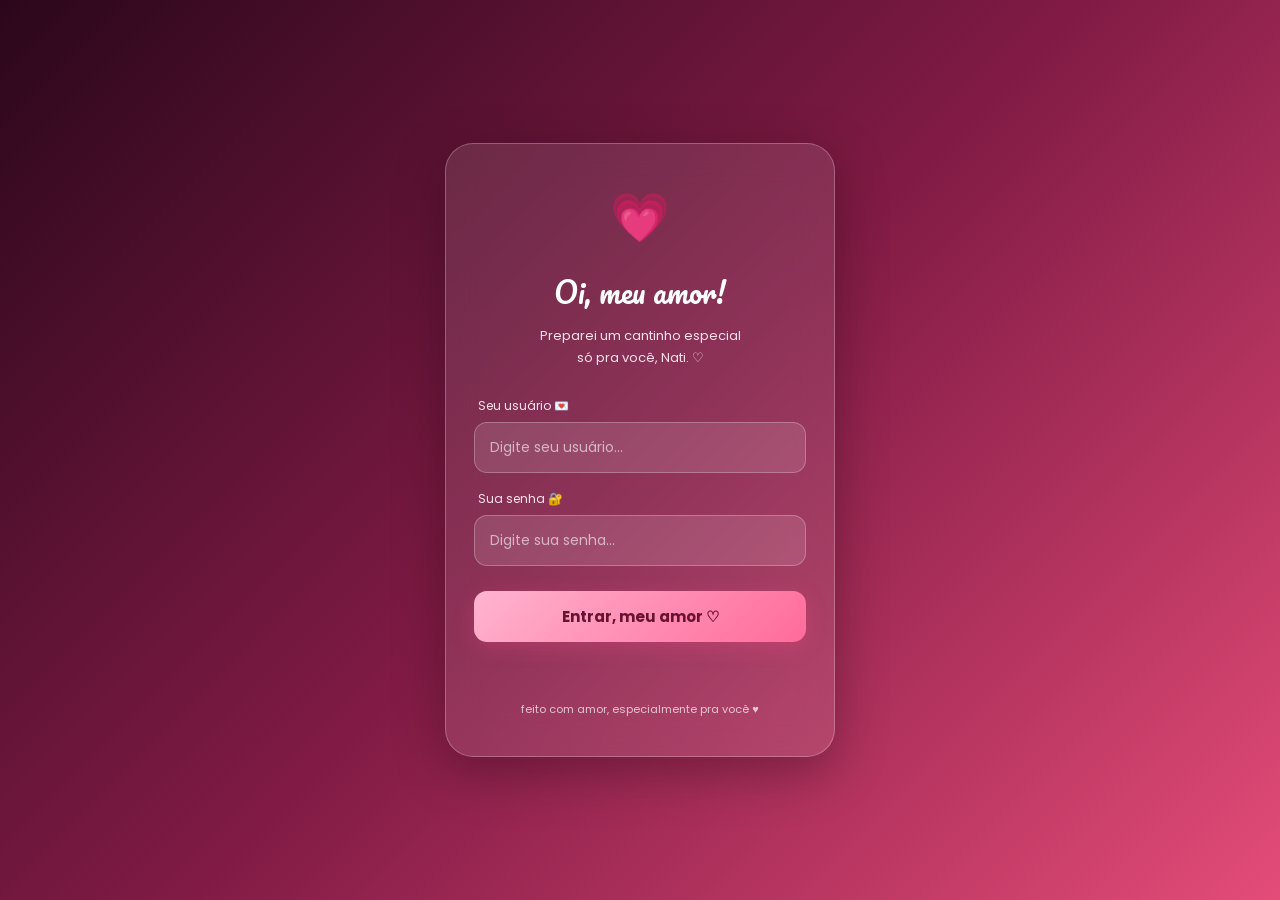
<file: index.html>
<!DOCTYPE html>
<html lang="pt-BR">
<head>
<meta charset="UTF-8">
<meta name="viewport" content="width=device-width, initial-scale=1.0">
<title>Um cantinho nosso ❤️</title>

<style>
@import url('https://fonts.googleapis.com/css2?family=Poppins:wght@300;400;500;600;700&family=Pacifico&display=swap');

* {
    margin: 0;
    padding: 0;
    box-sizing: border-box;
}

body {
    min-height: 100vh;
    display: flex;
    align-items: center;
    justify-content: center;
    overflow: hidden;
    font-family: 'Poppins', sans-serif;
    background: linear-gradient(135deg, #2b071b, #811b45, #e44c78);
    color: white;
    position: relative;
}

/* CORACOES DESFOCADOS NO FUNDO */
.hearts {
    position: fixed;
    inset: 0;
    overflow: hidden;
    pointer-events: none;
    z-index: 0;
}

.heart {
    position: absolute;
    bottom: -100px;
    color: rgba(255, 220, 235, 0.45);
    animation: subir linear infinite;
    filter: blur(2px);
    user-select: none;
}

.heart:nth-child(1) { left: 5%; font-size: 55px; animation-duration: 13s; }
.heart:nth-child(2) { left: 18%; font-size: 30px; animation-duration: 17s; animation-delay: 2s; }
.heart:nth-child(3) { left: 32%; font-size: 75px; animation-duration: 19s; animation-delay: 4s; filter: blur(5px); }
.heart:nth-child(4) { left: 48%; font-size: 40px; animation-duration: 14s; animation-delay: 1s; }
.heart:nth-child(5) { left: 65%; font-size: 65px; animation-duration: 18s; animation-delay: 3s; filter: blur(4px); }
.heart:nth-child(6) { left: 80%; font-size: 35px; animation-duration: 12s; animation-delay: 5s; }
.heart:nth-child(7) { left: 92%; font-size: 70px; animation-duration: 20s; animation-delay: 2s; filter: blur(5px); }
.heart:nth-child(8) { left: 42%; font-size: 25px; animation-duration: 15s; animation-delay: 7s; }

@keyframes subir {
    0% { transform: translateY(0) rotate(0deg); opacity: 0; }
    15% { opacity: 0.7; }
    85% { opacity: 0.5; }
    100% { transform: translateY(-120vh) rotate(35deg); opacity: 0; }
}

/* CARTAO DO LOGIN */
.container {
    position: relative;
    z-index: 1;
    width: 90%;
    max-width: 390px;
    padding: 38px 28px;
    text-align: center;
    border: 1px solid rgba(255,255,255,0.25);
    border-radius: 28px;
    background: rgba(255, 255, 255, 0.10);
    backdrop-filter: blur(18px);
    -webkit-backdrop-filter: blur(18px);
    box-shadow: 0 15px 50px rgba(30, 0, 15, 0.35);
    animation: aparecer 1s ease;
}

@keyframes aparecer {
    from { opacity: 0; transform: translateY(25px) scale(0.97); }
    to { opacity: 1; transform: translateY(0) scale(1); }
}

.logo {
    font-size: 48px;
    margin-bottom: 12px;
    animation: pulsar 2s infinite;
}

@keyframes pulsar {
    0%, 100% { transform: scale(1); }
    50% { transform: scale(1.12); }
}

h1 {
    font-family: 'Pacifico', cursive;
    font-size: 29px;
    font-weight: 400;
    margin-bottom: 8px;
}

.subtitle {
    font-size: 13px;
    color: #ffe0eb;
    margin-bottom: 28px;
    line-height: 1.7;
}

.input-group {
    text-align: left;
    margin-bottom: 17px;
}

label {
    display: block;
    font-size: 12px;
    margin: 0 0 7px 4px;
    color: #ffe4ed;
}

input {
    width: 100%;
    padding: 14px 15px;
    border-radius: 13px;
    border: 1px solid rgba(255,255,255,0.25);
    outline: none;
    background: rgba(255,255,255,0.12);
    color: white;
    font-family: inherit;
    font-size: 14px;
    transition: 0.3s;
}

input::placeholder { color: rgba(255,255,255,0.6); }

input:focus {
    border-color: #ffb6d0;
    background: rgba(255,255,255,0.18);
    box-shadow: 0 0 0 3px rgba(255, 182, 208, 0.12);
}

button {
    width: 100%;
    padding: 14px;
    margin-top: 8px;
    border: none;
    border-radius: 13px;
    background: linear-gradient(135deg, #ffb4cf, #ff6b9b);
    color: #681331;
    font-family: inherit;
    font-weight: 700;
    font-size: 15px;
    cursor: pointer;
    transition: 0.3s;
    box-shadow: 0 5px 20px rgba(255, 80, 140, 0.25);
}

button:active { transform: scale(0.97); }
button:hover { filter: brightness(1.08); transform: translateY(-2px); }

.message {
    min-height: 22px;
    margin-top: 15px;
    font-size: 12px;
    color: #ffe1eb;
}

.footer {
    margin-top: 22px;
    font-size: 11px;
    color: rgba(255,255,255,0.7);
}

@media (max-width: 400px) {
    .container { padding: 32px 22px; }
    h1 { font-size: 26px; }
}
</style>
</head>

<body>

<div class="hearts" aria-hidden="true">
    <span class="heart">♥</span>
    <span class="heart">♡</span>
    <span class="heart">♥</span>
    <span class="heart">♡</span>
    <span class="heart">♥</span>
    <span class="heart">♡</span>
    <span class="heart">♥</span>
    <span class="heart">♥</span>
</div>

<main class="container">
    <div class="logo">💗</div>

    <h1>Oi, meu amor!</h1>

    <p class="subtitle">
        Preparei um cantinho especial<br>
        só pra você, Nati. ♡
    </p>

    <form id="loginForm">
        <div class="input-group">
            <label for="usuario">Seu usuário 💌</label>
            <input
                type="text"
                id="usuario"
                placeholder="Digite seu usuário..."
                autocomplete="username"
                required
            >
        </div>

        <div class="input-group">
            <label for="senha">Sua senha 🔐</label>
            <input
                type="password"
                id="senha"
                placeholder="Digite sua senha..."
                autocomplete="current-password"
                required
            >
        </div>

        <button type="submit">Entrar, meu amor ♡</button>
        <p class="message" id="mensagem" role="status"></p>
    </form>

    <div class="footer">
        feito com amor, especialmente pra você ♥
    </div>
</main>

<script>
const formulario = document.getElementById("loginForm");
const mensagem = document.getElementById("mensagem");

formulario.addEventListener("submit", function(event) {
    event.preventDefault();

    const usuario = document.getElementById("usuario").value.trim();
    const senha = document.getElementById("senha").value;

    if (usuario === "natinati" && senha === "natinati") {
        // Abre a segunda pagina, que deve estar na mesma pasta.
        window.location.href = "inicio.html";
    } else {
        mensagem.textContent = "Ops! Usuário ou senha incorretos, amorzinho 💔";
        document.getElementById("senha").value = "";
    }
});
</script>

</body>
</html>
</file>
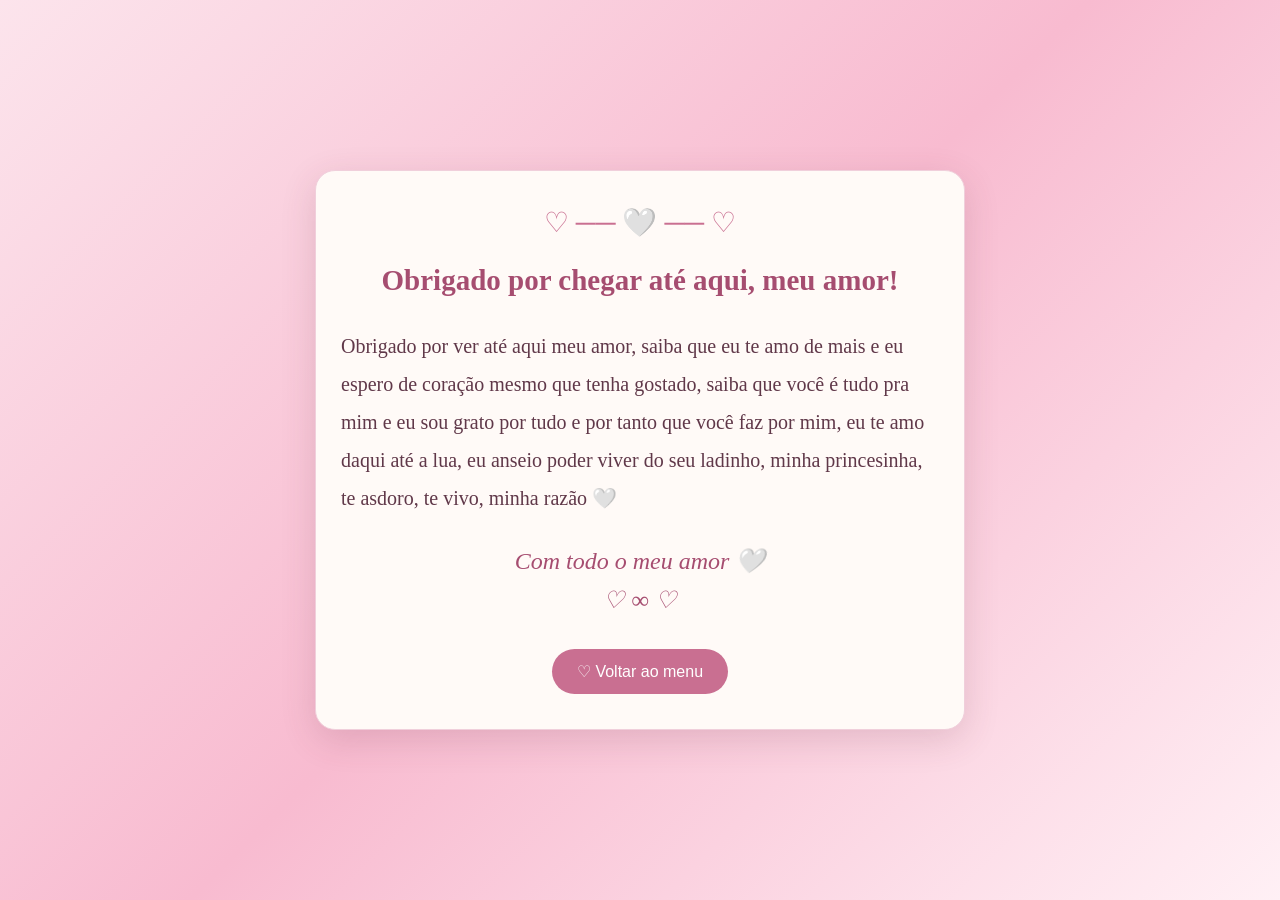
<file: agradecimento.html>
<!DOCTYPE html>
<html lang="pt-BR">
<head>
    <meta charset="UTF-8">
    <meta name="viewport" content="width=device-width, initial-scale=1.0">
    <title>Um último recadinho 🤍</title>

    <style>
        * {
            margin: 0;
            padding: 0;
            box-sizing: border-box;
        }

        body {
            min-height: 100vh;
            padding: 22px 14px;
            display: flex;
            align-items: center;
            justify-content: center;
            background: linear-gradient(
                135deg,
                #fce4ec,
                #f8bbd0,
                #fff0f5
            );
            font-family: Georgia, "Times New Roman", serif;
            color: #603849;
        }

        .carta {
            width: 100%;
            max-width: 650px;
            padding: 35px 25px;
            background: #fffaf7;
            border: 1px solid #f0cfdb;
            border-radius: 20px;
            box-shadow: 0 10px 35px rgba(105, 50, 70, 0.16);
            text-align: center;
        }

        .coracoes {
            color: #c96f91;
            font-size: 28px;
            margin-bottom: 20px;
        }

        h1 {
            color: #a64d70;
            font-size: 29px;
            line-height: 1.5;
            margin-bottom: 25px;
        }

        .mensagem {
            font-size: 20px;
            line-height: 1.9;
            text-align: left;
            white-space: normal;
        }

        .assinatura {
            margin-top: 25px;
            color: #a64d70;
            font-size: 24px;
            font-style: italic;
            line-height: 1.6;
        }

        .voltar {
            display: inline-block;
            margin-top: 30px;
            padding: 13px 25px;
            background: #c96f91;
            color: white;
            text-decoration: none;
            font-family: Arial, sans-serif;
            font-size: 16px;
            border-radius: 25px;
            transition: 0.2s;
        }

        .voltar:hover {
            background: #b9587c;
            transform: translateY(-2px);
        }

        @media (max-width: 400px) {
            .carta {
                padding: 28px 19px;
            }

            h1 {
                font-size: 26px;
            }

            .mensagem {
                font-size: 18px;
                line-height: 1.85;
            }
        }
    </style>
</head>

<body>

    <main class="carta">

        <div class="coracoes">♡ ── 🤍 ── ♡</div>

        <h1>Obrigado por chegar até aqui, meu amor!</h1>

        <p class="mensagem">
            Obrigado por ver até aqui meu amor, saiba que eu te amo
            de mais e eu espero de coração mesmo que tenha gostado,
            saiba que você é tudo pra mim e eu sou grato por tudo
            e por tanto que você faz por mim, eu te amo daqui até
            a lua, eu anseio poder viver do seu ladinho, minha
            princesinha, te asdoro, te vivo, minha razão 🤍
        </p>

        <div class="assinatura">
            Com todo o meu amor 🤍
            <br>
            ♡ ∞ ♡
        </div>

        <a class="voltar" href="inicio.html">
            ♡ Voltar ao menu
        </a>

    </main>

</body>
</html>
</file>
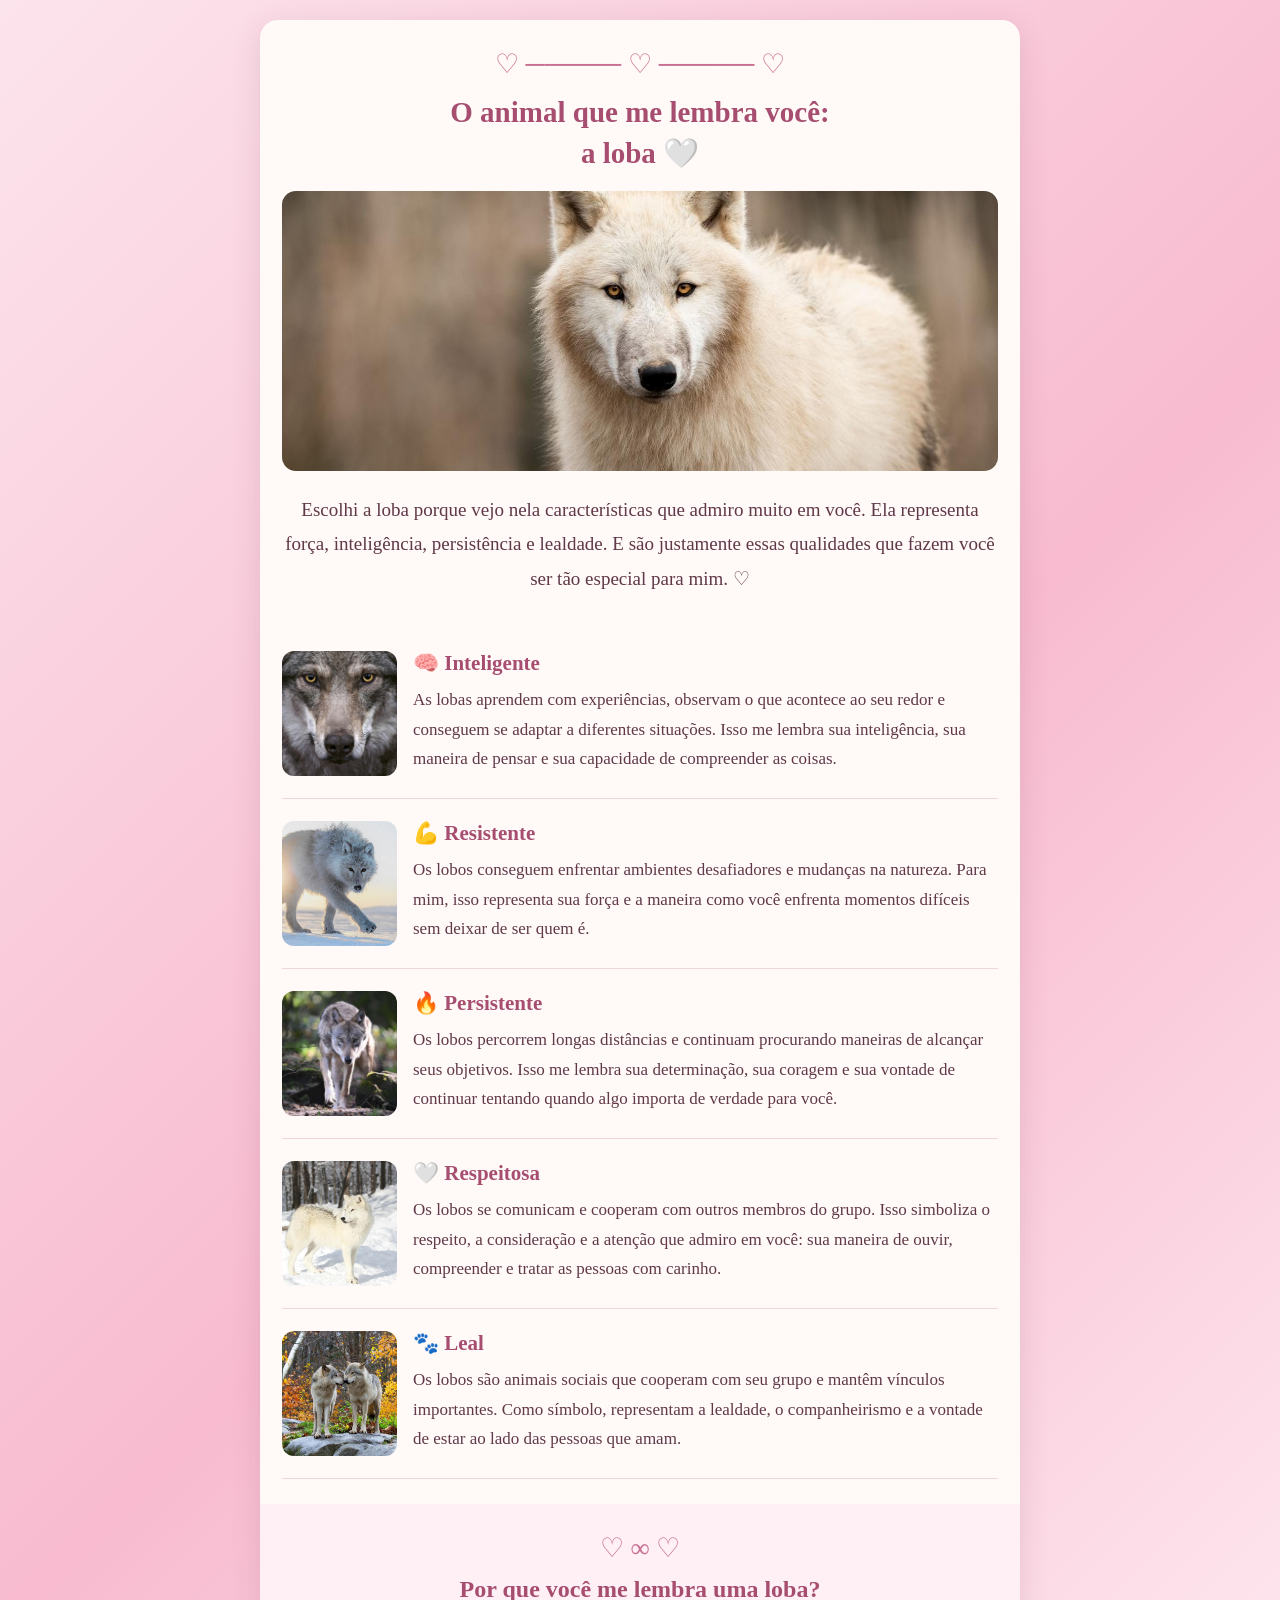
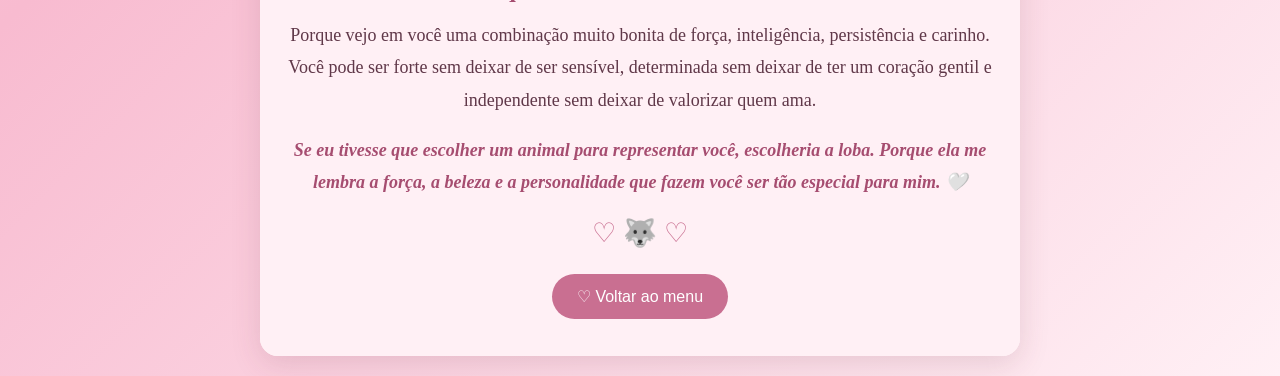
<file: animal.html>
<!DOCTYPE html>
<html lang="pt-BR">
<head>
    <meta charset="UTF-8">
    <meta name="viewport" content="width=device-width, initial-scale=1.0">
    <title>O animal que me lembra você 🤍</title>

    <style>
        * {
            margin: 0;
            padding: 0;
            box-sizing: border-box;
        }

        body {
            min-height: 100vh;
            padding: 20px 12px;
            background: linear-gradient(135deg, #fce4ec, #f8bbd0, #fff0f5);
            font-family: Georgia, "Times New Roman", serif;
            color: #603849;
        }

        .pagina {
            max-width: 760px;
            margin: auto;
            background: #fffaf7;
            border-radius: 18px;
            overflow: hidden;
            box-shadow: 0 8px 30px rgba(105, 50, 70, 0.15);
        }

        .topo {
            padding: 28px 22px;
            text-align: center;
        }

        .coracao {
            font-size: 27px;
            color: #c96f91;
            margin-bottom: 12px;
        }

        h1 {
            font-size: 29px;
            line-height: 1.4;
            color: #a64d70;
            margin-bottom: 18px;
        }

        .imagem-principal {
            width: 100%;
            height: 280px;
            object-fit: cover;
            display: block;
            border-radius: 14px;
            margin-bottom: 22px;
        }

        .introducao {
            font-size: 19px;
            line-height: 1.8;
        }

        .conteudo {
            padding: 5px 22px 25px;
        }

        .item {
            display: flex;
            align-items: flex-start;
            gap: 16px;
            padding: 22px 0;
            border-bottom: 1px solid #efd5df;
        }

        .item img {
            width: 115px;
            height: 125px;
            object-fit: cover;
            border-radius: 12px;
            flex-shrink: 0;
        }

        .descricao {
            flex: 1;
            min-width: 0;
        }

        h2 {
            font-size: 21px;
            color: #a64d70;
            margin-bottom: 9px;
        }

        .descricao p {
            font-size: 17px;
            line-height: 1.75;
        }

        .mensagem-final {
            text-align: center;
            padding: 28px 22px 32px;
            background: #fff0f5;
        }

        .mensagem-final h2 {
            font-size: 24px;
            margin-bottom: 16px;
        }

        .mensagem-final p {
            font-size: 18px;
            line-height: 1.8;
            margin-bottom: 18px;
        }

        .frase {
            color: #a64d70;
            font-style: italic;
            font-weight: bold;
        }

        .voltar {
            display: block;
            width: fit-content;
            margin: 25px auto 5px;
            padding: 13px 25px;
            border-radius: 25px;
            background: #c96f91;
            color: white;
            text-decoration: none;
            font-family: Arial, sans-serif;
            font-size: 16px;
        }

        .voltar:hover {
            background: #b9587c;
        }

        @media (max-width: 420px) {
            body {
                padding: 12px 8px;
            }

            .topo {
                padding: 23px 16px;
            }

            h1 {
                font-size: 26px;
            }

            .imagem-principal {
                height: 230px;
            }

            .conteudo {
                padding: 5px 14px 20px;
            }

            .item {
                gap: 12px;
                padding: 19px 0;
            }

            .item img {
                width: 95px;
                height: 110px;
            }

            h2 {
                font-size: 19px;
            }

            .descricao p {
                font-size: 16px;
                line-height: 1.65;
            }

            .introducao {
                font-size: 18px;
            }
        }

        @media (max-width: 330px) {
            .item {
                flex-direction: column;
            }

            .item img {
                width: 100%;
                height: 190px;
            }
        }
    </style>
</head>

<body>

    <main class="pagina">

        <header class="topo">
            <div class="coracao">♡ ───── ♡ ───── ♡</div>

            <h1>
                O animal que me lembra você:
                <br>
                a loba 🤍
            </h1>

            <img
                class="imagem-principal"
                src="loba-principal.jpg"
                alt="Uma loba branca na natureza"
            >

            <p class="introducao">
                Escolhi a loba porque vejo nela características
                que admiro muito em você. Ela representa força,
                inteligência, persistência e lealdade. E são
                justamente essas qualidades que fazem você ser
                tão especial para mim. ♡
            </p>
        </header>

        <section class="conteudo">

            <article class="item">
                <img
                    src="loba-inteligente.jpg"
                    alt="Loba observando atentamente"
                    loading="lazy"
                >

                <div class="descricao">
                    <h2>🧠 Inteligente</h2>
                    <p>
                        As lobas aprendem com experiências, observam
                        o que acontece ao seu redor e conseguem se
                        adaptar a diferentes situações. Isso me lembra
                        sua inteligência, sua maneira de pensar e sua
                        capacidade de compreender as coisas.
                    </p>
                </div>
            </article>

            <article class="item">
                <img
                    src="loba-resistente.jpg"
                    alt="Loba caminhando na neve"
                    loading="lazy"
                >

                <div class="descricao">
                    <h2>💪 Resistente</h2>
                    <p>
                        Os lobos conseguem enfrentar ambientes
                        desafiadores e mudanças na natureza.
                        Para mim, isso representa sua força e a
                        maneira como você enfrenta momentos difíceis
                        sem deixar de ser quem é.
                    </p>
                </div>
            </article>

            <article class="item">
                <img
                    src="loba-persistente.jpg"
                    alt="Loba caminhando pela floresta"
                    loading="lazy"
                >

                <div class="descricao">
                    <h2>🔥 Persistente</h2>
                    <p>
                        Os lobos percorrem longas distâncias e
                        continuam procurando maneiras de alcançar
                        seus objetivos. Isso me lembra sua
                        determinação, sua coragem e sua vontade
                        de continuar tentando quando algo importa
                        de verdade para você.
                    </p>
                </div>
            </article>

            <article class="item">
                <img
                    src="loba-respeitosa.jpg"
                    alt="Dois lobos juntos"
                    loading="lazy"
                >

                <div class="descricao">
                    <h2>🤍 Respeitosa</h2>
                    <p>
                        Os lobos se comunicam e cooperam com outros
                        membros do grupo. Isso simboliza o respeito,
                        a consideração e a atenção que admiro em você:
                        sua maneira de ouvir, compreender e tratar
                        as pessoas com carinho.
                    </p>
                </div>
            </article>

            <article class="item">
                <img
                    src="loba-leal.jpg"
                    alt="Lobos juntos em seu ambiente natural"
                    loading="lazy"
                >

                <div class="descricao">
                    <h2>🐾 Leal</h2>
                    <p>
                        Os lobos são animais sociais que cooperam
                        com seu grupo e mantêm vínculos importantes.
                        Como símbolo, representam a lealdade, o
                        companheirismo e a vontade de estar ao lado
                        das pessoas que amam.
                    </p>
                </div>
            </article>

        </section>

        <section class="mensagem-final">

            <div class="coracao">♡ ∞ ♡</div>

            <h2>Por que você me lembra uma loba?</h2>

            <p>
                Porque vejo em você uma combinação muito bonita
                de força, inteligência, persistência e carinho.
                Você pode ser forte sem deixar de ser sensível,
                determinada sem deixar de ter um coração gentil
                e independente sem deixar de valorizar quem ama.
            </p>

            <p class="frase">
                Se eu tivesse que escolher um animal para
                representar você, escolheria a loba. Porque
                ela me lembra a força, a beleza e a personalidade
                que fazem você ser tão especial para mim. 🤍
            </p>

            <div class="coracao">♡ 🐺 ♡</div>

            <a class="voltar" href="inicio.html">
                ♡ Voltar ao menu
            </a>

        </section>

    </main>

</body>
</html>
</file>
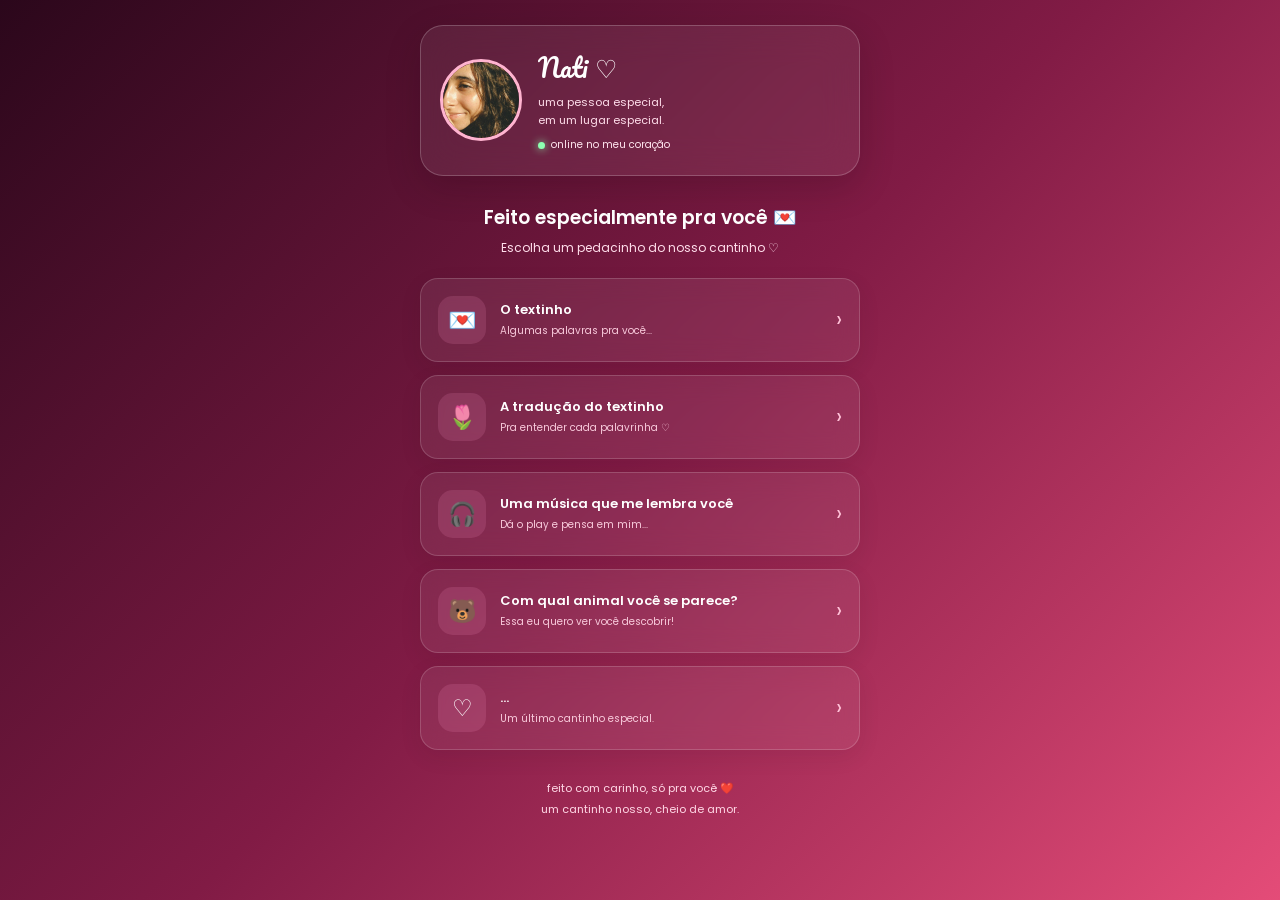
<file: inicio.html>
<!DOCTYPE html>
<html lang="pt-BR">
<head>
<meta charset="UTF-8">
<meta name="viewport" content="width=device-width, initial-scale=1.0">
<title>Nosso cantinho ❤️</title>

<style>
@import url('https://fonts.googleapis.com/css2?family=Poppins:wght@300;400;500;600;700&family=Pacifico&display=swap');

* {
    margin: 0;
    padding: 0;
    box-sizing: border-box;
}

body {
    min-height: 100vh;
    padding: 25px 16px 35px;
    font-family: 'Poppins', sans-serif;
    color: white;
    background: linear-gradient(135deg, #2b071b, #811b45, #e44c78);
    overflow-x: hidden;
}

.hearts {
    position: fixed;
    inset: 0;
    z-index: -1;
    overflow: hidden;
    pointer-events: none;
}

.heart {
    position: absolute;
    bottom: -80px;
    color: #ffffff35;
    animation: subir linear infinite;
    filter: blur(2px);
}

.heart:nth-child(1) { left: 8%; font-size: 50px; animation-duration: 15s; }
.heart:nth-child(2) { left: 35%; font-size: 32px; animation-duration: 18s; animation-delay: 3s; }
.heart:nth-child(3) { left: 72%; font-size: 65px; animation-duration: 20s; animation-delay: 1s; }
.heart:nth-child(4) { left: 90%; font-size: 40px; animation-duration: 14s; animation-delay: 5s; }

@keyframes subir {
    0% { transform: translateY(0); opacity: 0; }
    15% { opacity: 0.8; }
    100% { transform: translateY(-120vh) rotate(35deg); opacity: 0; }
}

.container {
    width: 100%;
    max-width: 440px;
    margin: 0 auto;
    animation: aparecer 0.8s ease;
}

@keyframes aparecer {
    from { opacity: 0; transform: translateY(18px); }
    to { opacity: 1; transform: translateY(0); }
}

/* PERFIL */

.profile {
    display: flex;
    align-items: center;
    gap: 16px;
    padding: 19px;
    background: #ffffff12;
    border: 1px solid #ffffff35;
    border-radius: 23px;
    backdrop-filter: blur(18px);
    -webkit-backdrop-filter: blur(18px);
    box-shadow: 0 12px 35px #21001030;
    margin-bottom: 27px;
}

.avatar {
    width: 82px;
    height: 82px;
    flex-shrink: 0;
    border-radius: 50%;
    border: 3px solid #ffb4d0;
    overflow: hidden;
    background: #ffffff18;
    display: flex;
    align-items: center;
    justify-content: center;
    font-size: 30px;
}

.avatar img {
    width: 100%;
    height: 100%;
    object-fit: cover;
}

.profile-info {
    min-width: 0;
}

.profile-info h1 {
    font-family: 'Pacifico', cursive;
    font-size: 25px;
    font-weight: 400;
    margin-bottom: 5px;
}

.bio {
    font-size: 11px;
    color: #ffdeeb;
    line-height: 1.6;
}

.status {
    display: inline-flex;
    align-items: center;
    gap: 6px;
    font-size: 10px;
    margin-top: 8px;
    color: #ffe6ef;
}

.dot {
    width: 7px;
    height: 7px;
    border-radius: 50%;
    background: #8dffb0;
    box-shadow: 0 0 8px #8dffb0;
}

/* TITULO */

.section-title {
    text-align: center;
    margin-bottom: 21px;
}

.section-title h2 {
    font-size: 19px;
    font-weight: 600;
    margin-bottom: 7px;
}

.section-title p {
    font-size: 12px;
    color: #ffdeeb;
}

/* BOTOES */

.menu {
    display: flex;
    flex-direction: column;
    gap: 13px;
}

.menu a {
    display: flex;
    align-items: center;
    gap: 14px;
    padding: 17px;
    text-decoration: none;
    color: white;
    background: #ffffff12;
    border: 1px solid #ffffff2b;
    border-radius: 18px;
    backdrop-filter: blur(12px);
    -webkit-backdrop-filter: blur(12px);
    transition: transform 0.2s, background 0.2s;
    box-shadow: 0 7px 22px #24001415;
}

.menu a:active {
    transform: scale(0.97);
    background: #ffffff25;
}

.menu a:hover {
    background: #ffffff20;
    transform: translateY(-2px);
}

.icon {
    width: 48px;
    height: 48px;
    flex-shrink: 0;
    display: flex;
    align-items: center;
    justify-content: center;
    background: #ff9dc526;
    border-radius: 15px;
    font-size: 23px;
}

.menu-text {
    flex: 1;
    min-width: 0;
}

.menu-text h3 {
    font-size: 13px;
    font-weight: 600;
    line-height: 1.5;
}

.menu-text p {
    font-size: 10px;
    color: #f8cadb;
    margin-top: 4px;
}

.arrow {
    color: #ffc2d8;
    font-size: 22px;
}

.footer {
    text-align: center;
    margin-top: 28px;
    font-size: 11px;
    color: #ffd7e5;
    line-height: 1.9;
}

@media (max-width: 360px) {
    .profile { padding: 14px; gap: 12px; }
    .avatar { width: 68px; height: 68px; }
    .profile-info h1 { font-size: 22px; }
    .menu a { padding: 13px; }
}
</style>
</head>

<body>

<div class="hearts">
    <span class="heart">♥</span>
    <span class="heart">♡</span>
    <span class="heart">♥</span>
    <span class="heart">♡</span>
</div>

<main class="container">

    <!-- PERFIL DA NATI -->
    <header class="profile">

        <div class="avatar">
            <!-- COLOQUE A FOTO DELA AQUI -->
            <img src="foto-nati.jpg"
                 alt="Foto da Nati"
                 onerror="this.style.display='none'; this.parentElement.innerHTML='💗';">
        </div>

        <div class="profile-info">
            <h1>Nati ♡</h1>

            <p class="bio">
                uma pessoa especial,<br>
                em um lugar especial.
            </p>

            <div class="status">
                <span class="dot"></span>
                online no meu coração
            </div>
        </div>

    </header>

    <!-- MENU -->
    <section class="section-title">
        <h2>Feito especialmente pra você 💌</h2>
        <p>Escolha um pedacinho do nosso cantinho ♡</p>
    </section>

    <nav class="menu">

        <a href="textinho.html">
            <div class="icon">💌</div>
            <div class="menu-text">
                <h3>O textinho</h3>
                <p>Algumas palavras pra você...</p>
            </div>
            <span class="arrow">›</span>
        </a>

        <a href="traducao.html">
            <div class="icon">🌷</div>
            <div class="menu-text">
                <h3>A tradução do textinho</h3>
                <p>Pra entender cada palavrinha ♡</p>
            </div>
            <span class="arrow">›</span>
        </a>

        <a href="musica.html">
            <div class="icon">🎧</div>
            <div class="menu-text">
                <h3>Uma música que me lembra você</h3>
                <p>Dá o play e pensa em mim...</p>
            </div>
            <span class="arrow">›</span>
        </a>

        <a href="animal.html">
            <div class="icon">🐻</div>
            <div class="menu-text">
                <h3>Com qual animal você se parece?</h3>
                <p>Essa eu quero ver você descobrir!</p>
            </div>
            <span class="arrow">›</span>
        </a>

        <a href="agradecimento.html">
            <div class="icon">♡</div>
            <div class="menu-text">
                <h3>...</h3>
                <p>Um último cantinho especial.</p>
            </div>
            <span class="arrow">›</span>
        </a>

    </nav>

    <footer class="footer">
        feito com carinho, só pra você ❤️<br>
        <span>um cantinho nosso, cheio de amor.</span>
    </footer>

</main>

</body>
</html>
</file>
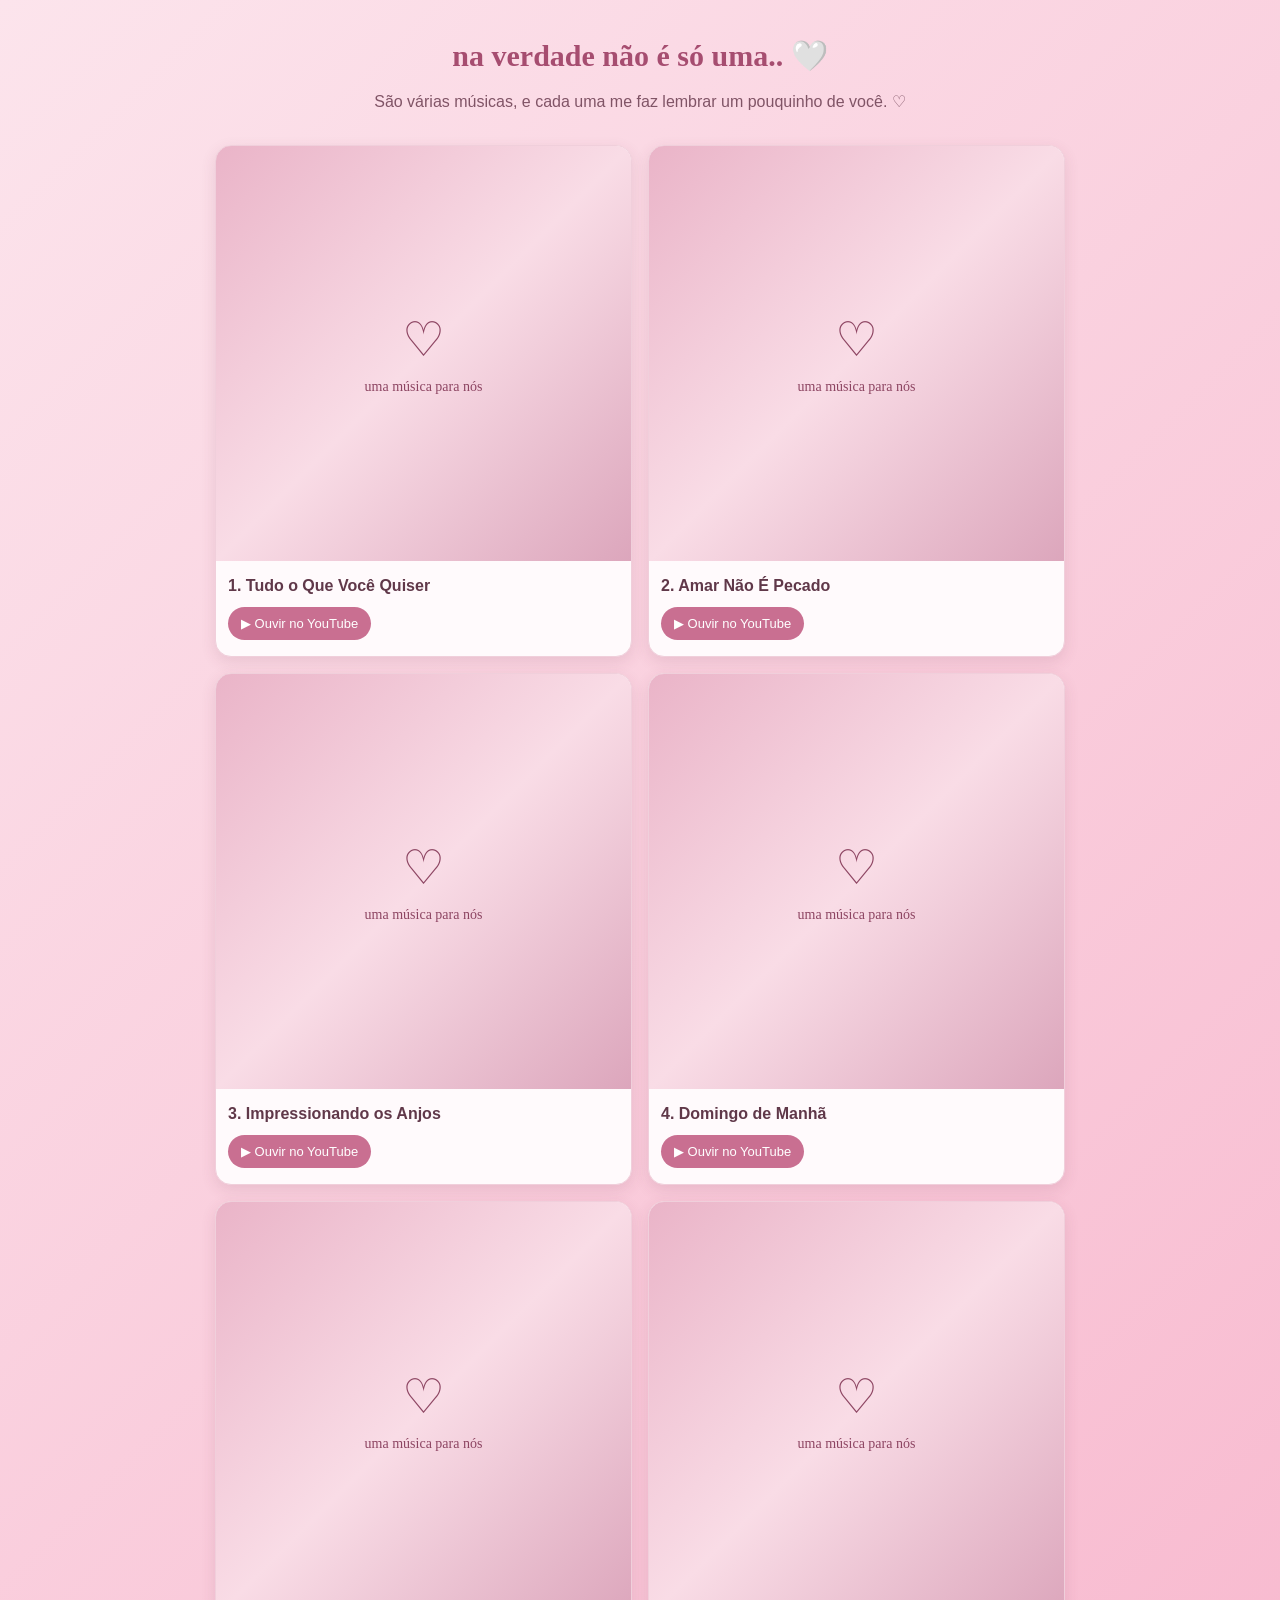
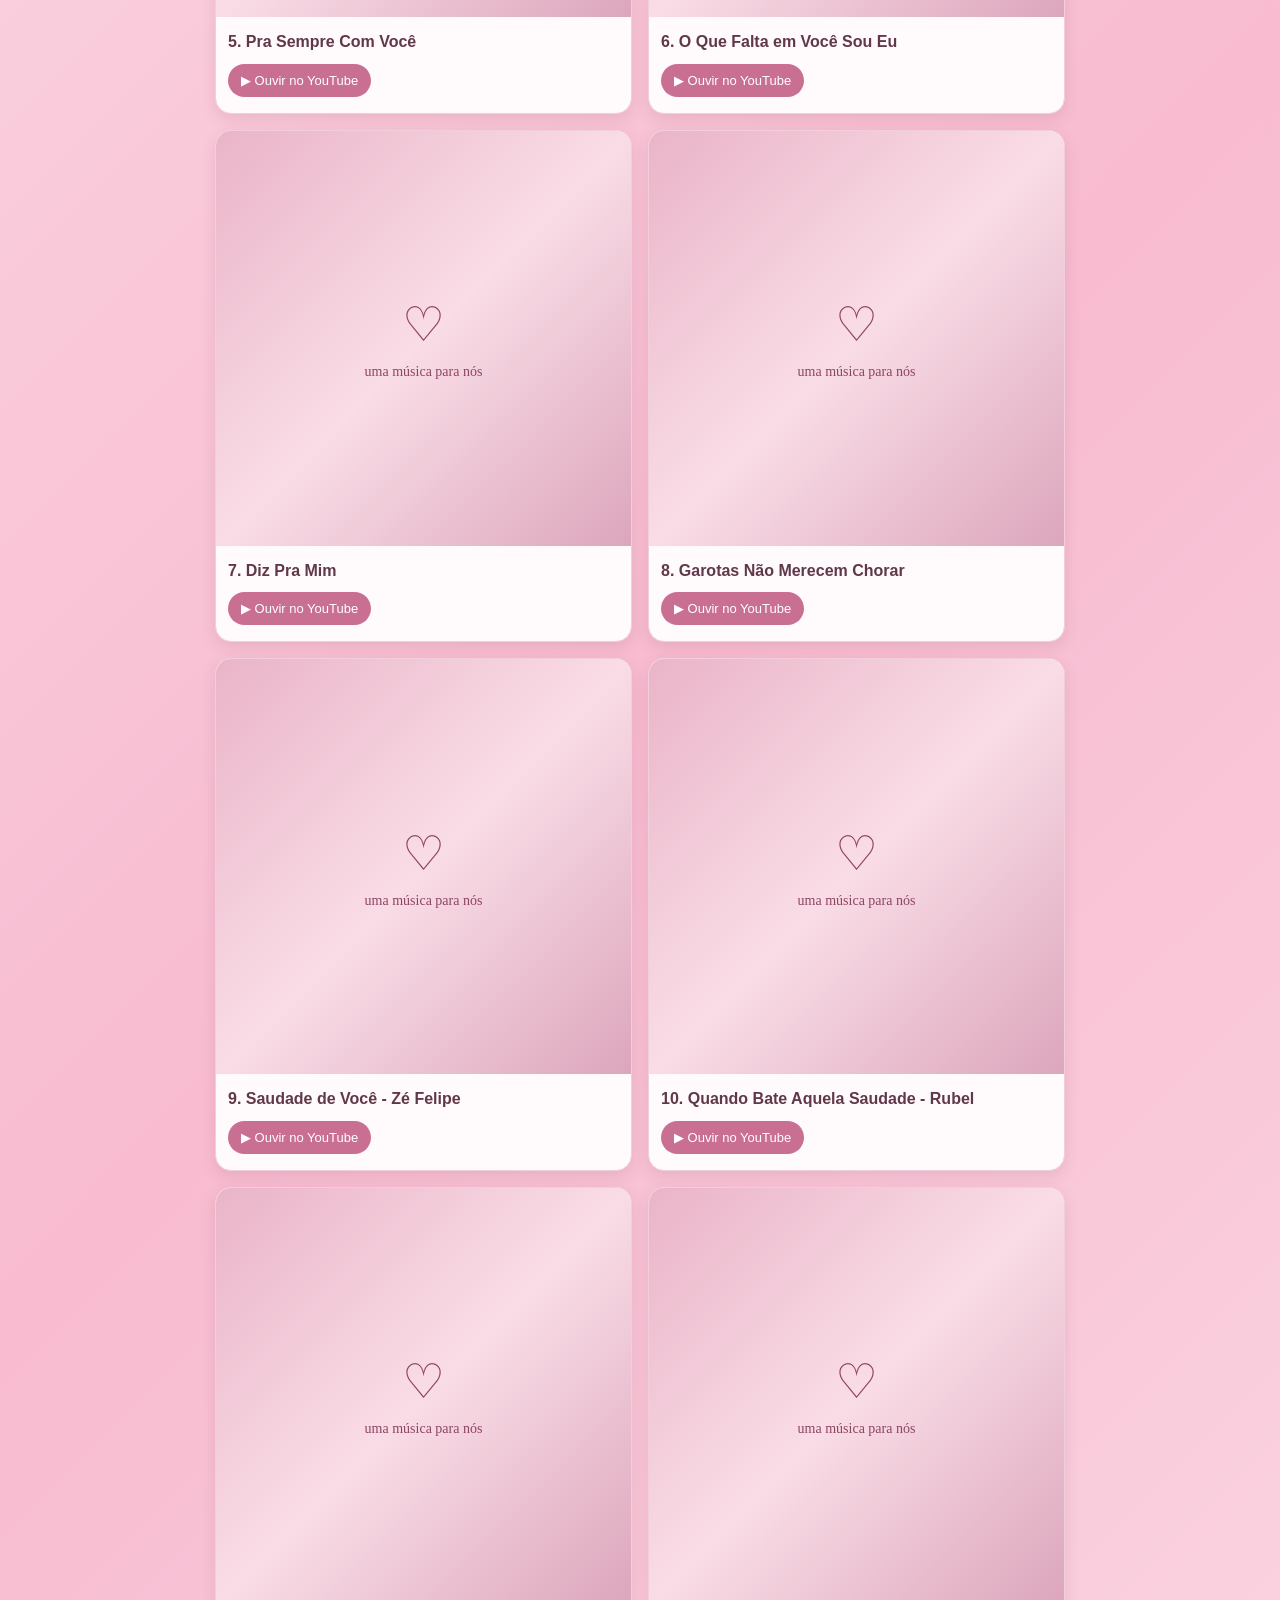
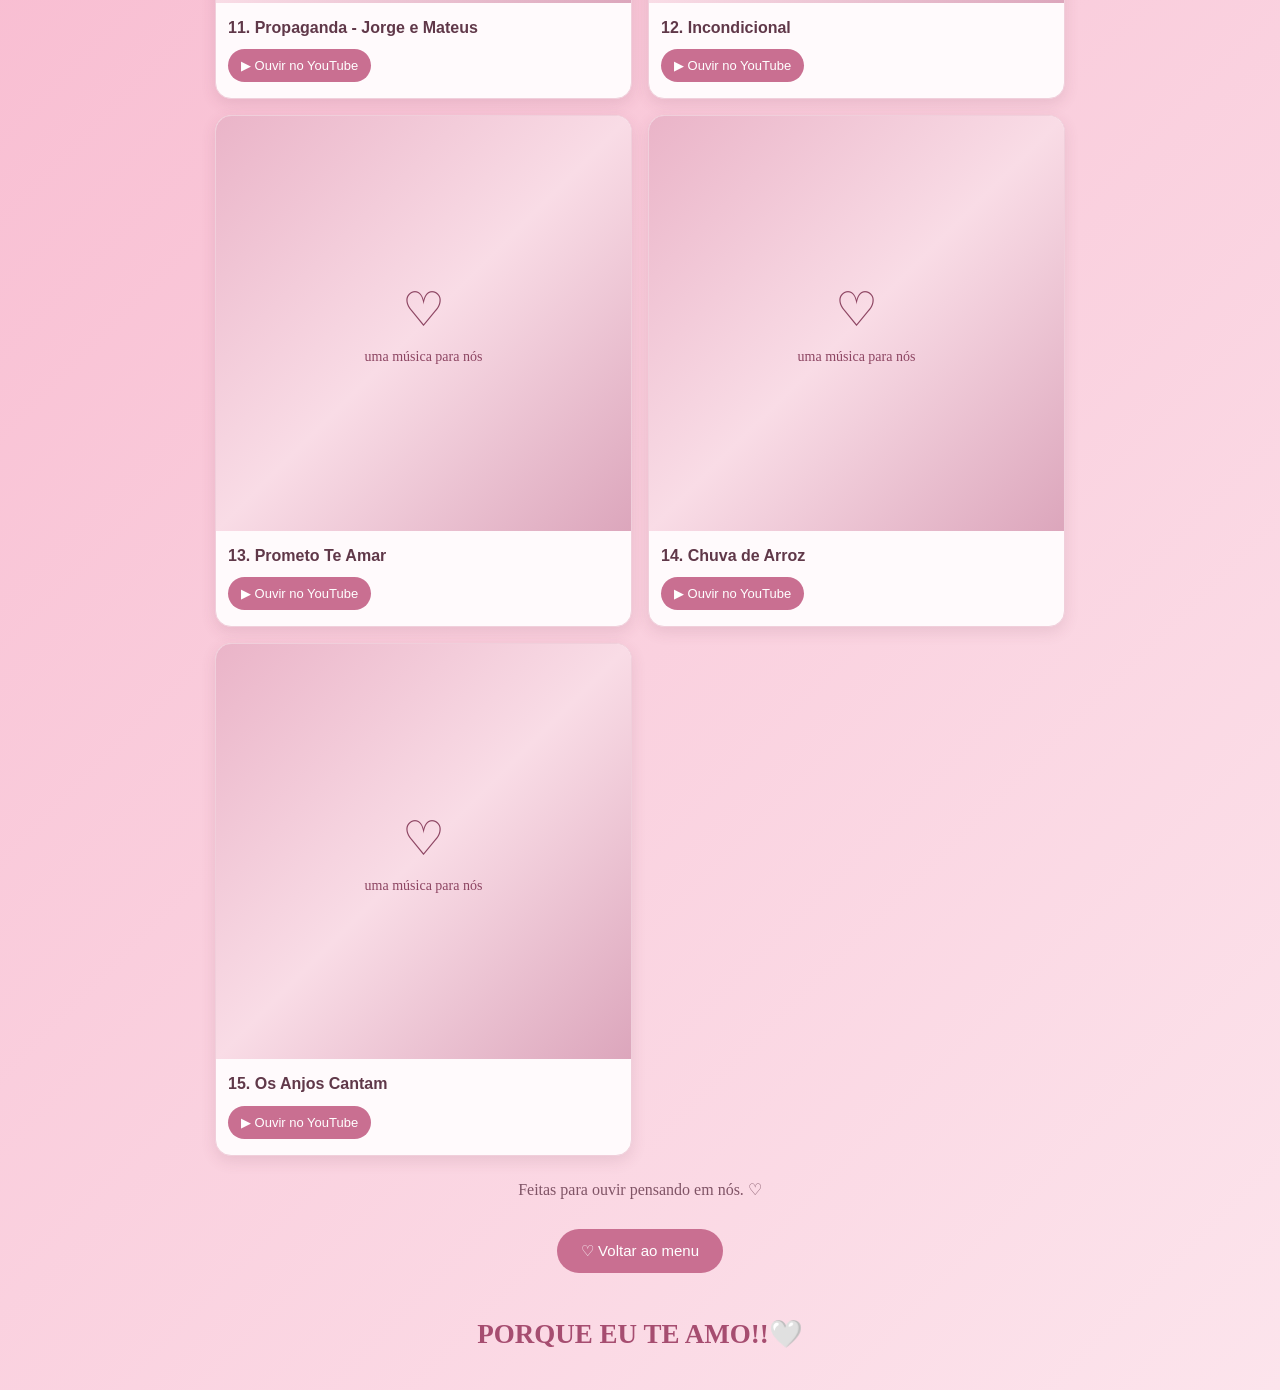
<file: musica.html>
<!DOCTYPE html>
<html lang="pt-BR">
<head>
    <meta charset="UTF-8">
    <meta name="viewport" content="width=device-width, initial-scale=1.0">
    <title>Na verdade não é só uma... 🤍</title>

    <style>
        * {
            margin: 0;
            padding: 0;
            box-sizing: border-box;
        }

        body {
            min-height: 100vh;
            padding: 25px 14px;
            font-family: Arial, sans-serif;
            color: #603849;
            background: linear-gradient(135deg, #fce4ec, #f8bbd0, #fce4ec);
        }

        header {
            text-align: center;
            margin: 10px auto 30px;
            max-width: 700px;
        }

        h1 {
            color: #a64d70;
            font-family: Georgia, serif;
            font-size: 30px;
            line-height: 1.4;
            margin-bottom: 12px;
        }

        .subtitulo {
            color: #805466;
            font-size: 16px;
            line-height: 1.6;
        }

        .lista {
            display: grid;
            grid-template-columns: repeat(2, minmax(0, 1fr));
            gap: 16px;
            max-width: 850px;
            margin: 0 auto;
        }

        .musica {
            overflow: hidden;
            background: #fffafc;
            border: 1px solid #f0cfdb;
            border-radius: 16px;
            box-shadow: 0 5px 15px rgba(105, 50, 70, 0.12);
            text-decoration: none;
            color: inherit;
            transition: transform 0.2s, box-shadow 0.2s;
        }

        .musica:hover {
            transform: translateY(-3px);
            box-shadow: 0 8px 20px rgba(105, 50, 70, 0.18);
        }

        .capa {
            width: 100%;
            aspect-ratio: 1 / 1;
            display: flex;
            align-items: center;
            justify-content: center;
            flex-direction: column;
            gap: 12px;
            padding: 15px;
            text-align: center;
            background: linear-gradient(135deg, #eab4c8, #f9dce6, #dca6bc);
            color: #8d4562;
        }

        .capa .coracao {
            font-size: 48px;
        }

        .capa span:last-child {
            font-family: Georgia, serif;
            font-size: 14px;
        }

        .info {
            padding: 14px 12px 16px;
        }

        .info h2 {
            font-size: 16px;
            line-height: 1.4;
            margin-bottom: 10px;
        }

        .ouvir {
            display: inline-block;
            padding: 9px 13px;
            background: #c96f91;
            color: white;
            border-radius: 20px;
            font-size: 13px;
        }

        .voltar {
            display: block;
            width: fit-content;
            margin: 30px auto 10px;
            padding: 13px 24px;
            background: #c96f91;
            color: white;
            text-decoration: none;
            border-radius: 25px;
            font-size: 15px;
        }

        footer {
            text-align: center;
            margin-top: 24px;
            color: #805466;
            font-family: Georgia, serif;
            font-size: 16px;
        }

        @media (max-width: 360px) {
            .lista {
                grid-template-columns: 1fr;
            }

            h1 {
                font-size: 27px;
            }
        }
    </style>
</head>

<body>

    <header>
        <h1>na verdade não é só uma.. 🤍</h1>
        <p class="subtitulo">
            São várias músicas, e cada uma me faz lembrar um pouquinho de você. ♡
        </p>
    </header>

    <main class="lista" id="lista"></main>

    <footer>
        Feitas para ouvir pensando em nós. ♡
    </footer>

    <a class="voltar" href="inicio.html">♡ Voltar ao menu</a>

  
    <p style="
        text-align: center;
        margin-top: 30px;
        padding: 15px;
        color: #a64d70;
        font-family: Georgia, serif;
        font-size: 27px;
        font-weight: bold;
    ">
        PORQUE EU TE AMO!!🤍
    </p>


    <script>
        const musicas = [
            "Tudo o Que Você Quiser",
            "Amar Não É Pecado",
            "Impressionando os Anjos",
            "Domingo de Manhã",
            "Pra Sempre Com Você",
            "O Que Falta em Você Sou Eu",
            "Diz Pra Mim",
            "Garotas Não Merecem Chorar",
            "Saudade de Você - Zé Felipe",
            "Quando Bate Aquela Saudade - Rubel",
            "Propaganda - Jorge e Mateus",
            "Incondicional",
            "Prometo Te Amar",
            "Chuva de Arroz",
            "Os Anjos Cantam"
        ];

        const lista = document.getElementById("lista");

        musicas.forEach((nome, indice) => {
            const link = document.createElement("a");
            link.className = "musica";
            link.href =
                "https://www.youtube.com/results?search_query=" +
                encodeURIComponent(nome);
            link.target = "_blank";
            link.rel = "noopener noreferrer";

            link.innerHTML = `
                <div class="capa">
                    <span class="coracao">♡</span>
                    <span>uma música para nós</span>
                </div>

                <div class="info">
                    <h2>${indice + 1}. ${nome}</h2>
                    <span class="ouvir">▶ Ouvir no YouTube</span>
                </div>
            `;

            lista.appendChild(link);
        });
    </script>

</body>
</html>
</file>
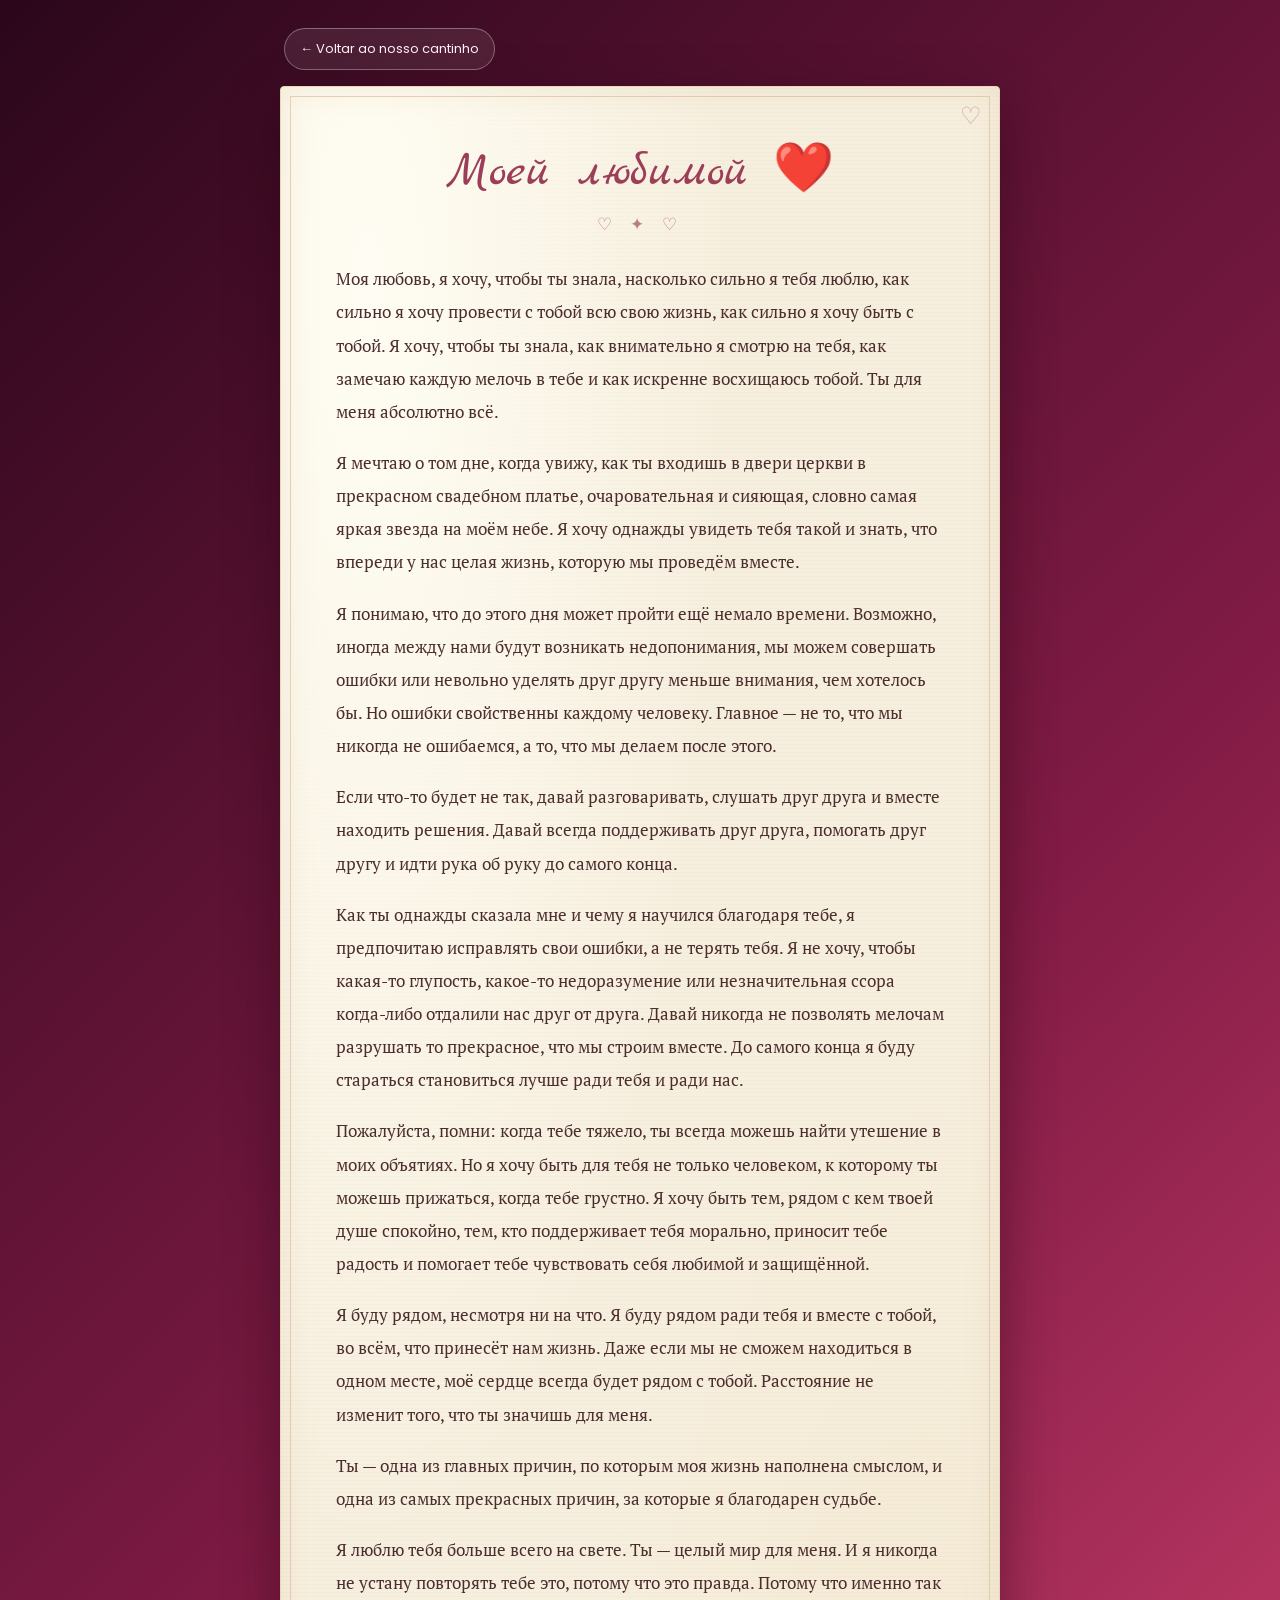
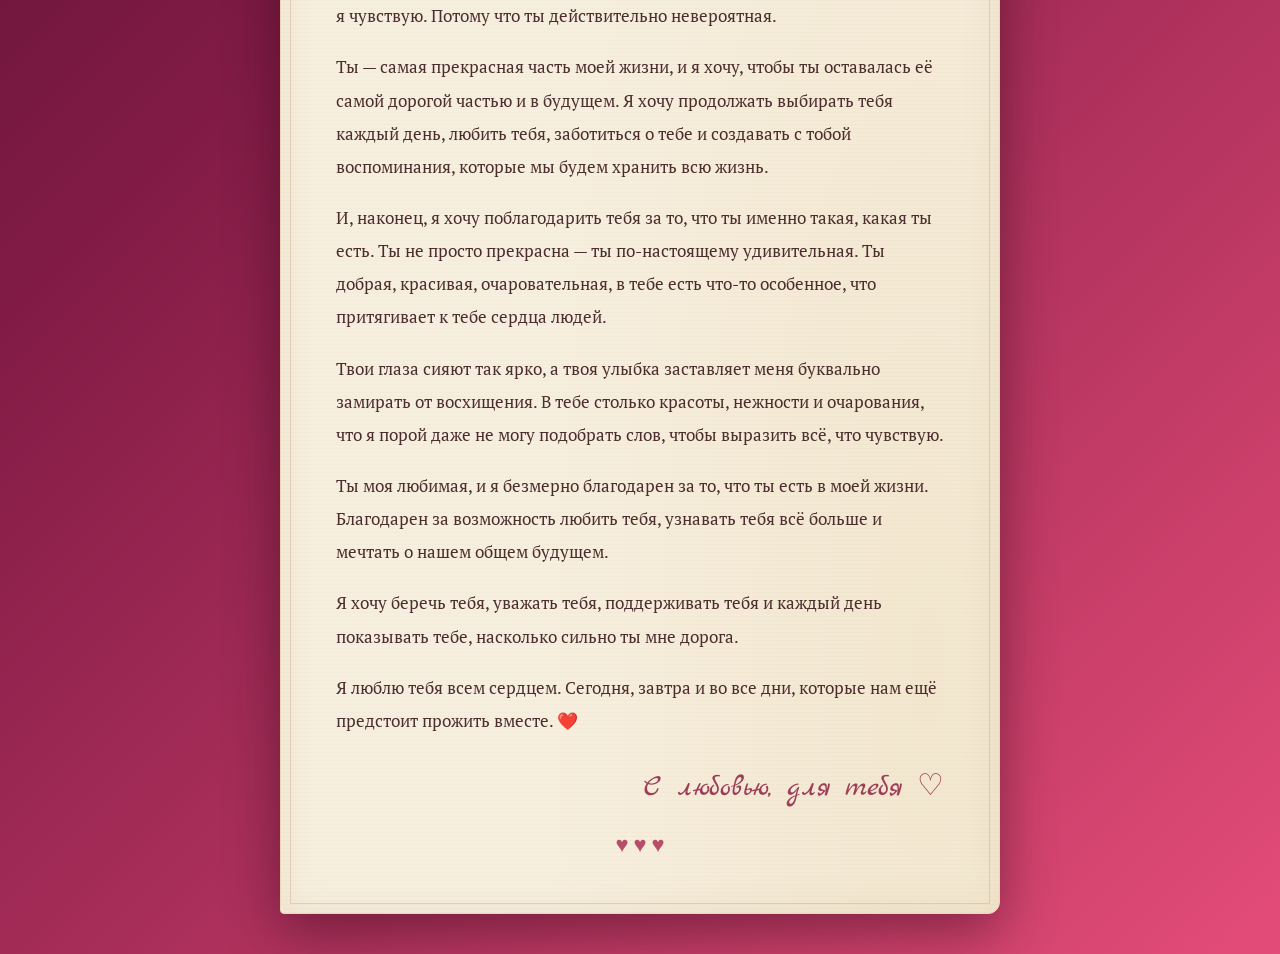
<file: textinho.html>
<!DOCTYPE html>
<html lang="ru">
<head>
<meta charset="UTF-8">
<meta name="viewport" content="width=device-width, initial-scale=1.0">
<title>Моей любимой ❤️</title>
<style>
@import url('https://fonts.googleapis.com/css2?family=Marck+Script&family=PT+Serif:wght@400;700&family=Poppins:wght@400;500&display=swap');

* { box-sizing: border-box; }

body {
    margin: 0;
    min-height: 100vh;
    padding: 28px 14px 40px;
    color: #4b2d2d;
    background: linear-gradient(135deg, #2b071b, #811b45, #e44c78);
    font-family: 'PT Serif', Georgia, serif;
    overflow-x: hidden;
}

.hearts {
    position: fixed;
    inset: 0;
    overflow: hidden;
    pointer-events: none;
    z-index: 0;
}

.heart {
    position: absolute;
    bottom: -80px;
    color: #ffffff35;
    filter: blur(2px);
    animation: floatUp linear infinite;
}

.heart:nth-child(1) { left: 7%; font-size: 42px; animation-duration: 16s; }
.heart:nth-child(2) { left: 28%; font-size: 26px; animation-duration: 19s; animation-delay: 3s; }
.heart:nth-child(3) { left: 67%; font-size: 55px; animation-duration: 21s; animation-delay: 1s; }
.heart:nth-child(4) { left: 89%; font-size: 34px; animation-duration: 15s; animation-delay: 5s; }

@keyframes floatUp {
    0% { transform: translateY(0) rotate(0); opacity: 0; }
    15% { opacity: .65; }
    100% { transform: translateY(-120vh) rotate(30deg); opacity: 0; }
}

.page-wrap {
    position: relative;
    z-index: 1;
    width: 100%;
    max-width: 720px;
    margin: 0 auto;
}

.back {
    display: inline-block;
    margin: 0 0 16px 4px;
    padding: 10px 15px;
    border: 1px solid #ffffff55;
    border-radius: 999px;
    color: #fff1f6;
    background: #ffffff15;
    text-decoration: none;
    font: 13px 'Poppins', sans-serif;
    backdrop-filter: blur(10px);
}

.paper {
    position: relative;
    padding: clamp(25px, 6vw, 55px);
    border: 1px solid #ead7b7;
    border-radius: 4px 4px 12px 4px;
    background:
        radial-gradient(ellipse at 12% 8%, #fffdf3 0%, transparent 40%),
        radial-gradient(ellipse at 90% 90%, #e8d4ad55 0%, transparent 42%),
        repeating-linear-gradient(0deg, #00000004 0, #00000004 1px, transparent 1px, transparent 4px),
        #f7efdE;
    box-shadow: 0 18px 55px #21000f70, inset 0 0 35px #c8a97830;
}

.paper::before {
    content: "♡";
    position: absolute;
    top: 12px;
    right: 17px;
    color: #c98a91;
    font-size: 24px;
    opacity: .75;
}

.paper::after {
    content: "";
    position: absolute;
    inset: 9px;
    border: 1px solid #d9bda0;
    pointer-events: none;
    opacity: .65;
}

.content {
    position: relative;
    z-index: 1;
}

h1 {
    margin: 0 0 9px;
    text-align: center;
    font-family: 'Marck Script', cursive;
    font-size: clamp(34px, 7vw, 49px);
    font-weight: 400;
    color: #9d3e58;
    line-height: 1.25;
}

.ornament {
    text-align: center;
    color: #bd7b83;
    letter-spacing: 7px;
    margin: 5px 0 27px;
    font-size: 17px;
}

p {
    margin: 0 0 18px;
    font-size: clamp(15px, 2.4vw, 17px);
    line-height: 1.95;
    text-align: left;
    overflow-wrap: anywhere;
}

.signature {
    margin-top: 30px;
    text-align: right;
    color: #9d3e58;
    font-family: 'Marck Script', cursive;
    font-size: 30px;
}

.bottom-heart {
    text-align: center;
    margin-top: 22px;
    font-size: 22px;
    color: #b84d69;
}

@media (max-width: 420px) {
    body { padding: 18px 10px 28px; }
    .paper { padding: 30px 22px; }
    p { line-height: 1.85; }
}
</style>
</head>
<body>
<div class="hearts" aria-hidden="true">
    <span class="heart">♥</span>
    <span class="heart">♡</span>
    <span class="heart">♥</span>
    <span class="heart">♡</span>
</div>

<main class="page-wrap">
    <a class="back" href="inicio.html">← Voltar ao nosso cantinho</a>

    <article class="paper">
        <div class="content">
            <h1>Моей любимой ❤️</h1>
            <div class="ornament">♡ ✦ ♡</div>

            <p>Моя любовь, я хочу, чтобы ты знала, насколько сильно я тебя люблю, как сильно я хочу провести с тобой всю свою жизнь, как сильно я хочу быть с тобой. Я хочу, чтобы ты знала, как внимательно я смотрю на тебя, как замечаю каждую мелочь в тебе и как искренне восхищаюсь тобой. Ты для меня абсолютно всё.</p>

            <p>Я мечтаю о том дне, когда увижу, как ты входишь в двери церкви в прекрасном свадебном платье, очаровательная и сияющая, словно самая яркая звезда на моём небе. Я хочу однажды увидеть тебя такой и знать, что впереди у нас целая жизнь, которую мы проведём вместе.</p>

            <p>Я понимаю, что до этого дня может пройти ещё немало времени. Возможно, иногда между нами будут возникать недопонимания, мы можем совершать ошибки или невольно уделять друг другу меньше внимания, чем хотелось бы. Но ошибки свойственны каждому человеку. Главное — не то, что мы никогда не ошибаемся, а то, что мы делаем после этого.</p>

            <p>Если что-то будет не так, давай разговаривать, слушать друг друга и вместе находить решения. Давай всегда поддерживать друг друга, помогать друг другу и идти рука об руку до самого конца.</p>

            <p>Как ты однажды сказала мне и чему я научился благодаря тебе, я предпочитаю исправлять свои ошибки, а не терять тебя. Я не хочу, чтобы какая-то глупость, какое-то недоразумение или незначительная ссора когда-либо отдалили нас друг от друга. Давай никогда не позволять мелочам разрушать то прекрасное, что мы строим вместе. До самого конца я буду стараться становиться лучше ради тебя и ради нас.</p>

            <p>Пожалуйста, помни: когда тебе тяжело, ты всегда можешь найти утешение в моих объятиях. Но я хочу быть для тебя не только человеком, к которому ты можешь прижаться, когда тебе грустно. Я хочу быть тем, рядом с кем твоей душе спокойно, тем, кто поддерживает тебя морально, приносит тебе радость и помогает тебе чувствовать себя любимой и защищённой.</p>

            <p>Я буду рядом, несмотря ни на что. Я буду рядом ради тебя и вместе с тобой, во всём, что принесёт нам жизнь. Даже если мы не сможем находиться в одном месте, моё сердце всегда будет рядом с тобой. Расстояние не изменит того, что ты значишь для меня.</p>

            <p>Ты — одна из главных причин, по которым моя жизнь наполнена смыслом, и одна из самых прекрасных причин, за которые я благодарен судьбе.</p>

            <p>Я люблю тебя больше всего на свете. Ты — целый мир для меня. И я никогда не устану повторять тебе это, потому что это правда. Потому что именно так я чувствую. Потому что ты действительно невероятная.</p>

            <p>Ты — самая прекрасная часть моей жизни, и я хочу, чтобы ты оставалась её самой дорогой частью и в будущем. Я хочу продолжать выбирать тебя каждый день, любить тебя, заботиться о тебе и создавать с тобой воспоминания, которые мы будем хранить всю жизнь.</p>

            <p>И, наконец, я хочу поблагодарить тебя за то, что ты именно такая, какая ты есть. Ты не просто прекрасна — ты по-настоящему удивительная. Ты добрая, красивая, очаровательная, в тебе есть что-то особенное, что притягивает к тебе сердца людей.</p>

            <p>Твои глаза сияют так ярко, а твоя улыбка заставляет меня буквально замирать от восхищения. В тебе столько красоты, нежности и очарования, что я порой даже не могу подобрать слов, чтобы выразить всё, что чувствую.</p>

            <p>Ты моя любимая, и я безмерно благодарен за то, что ты есть в моей жизни. Благодарен за возможность любить тебя, узнавать тебя всё больше и мечтать о нашем общем будущем.</p>

            <p>Я хочу беречь тебя, уважать тебя, поддерживать тебя и каждый день показывать тебе, насколько сильно ты мне дорога.</p>

            <p>Я люблю тебя всем сердцем. Сегодня, завтра и во все дни, которые нам ещё предстоит прожить вместе. ❤️</p>

            <div class="signature">С любовью, для тебя ♡</div>
            <div class="bottom-heart">♥ ♥ ♥</div>
        </div>
    </article>
</main>
</body>
</html>
</file>
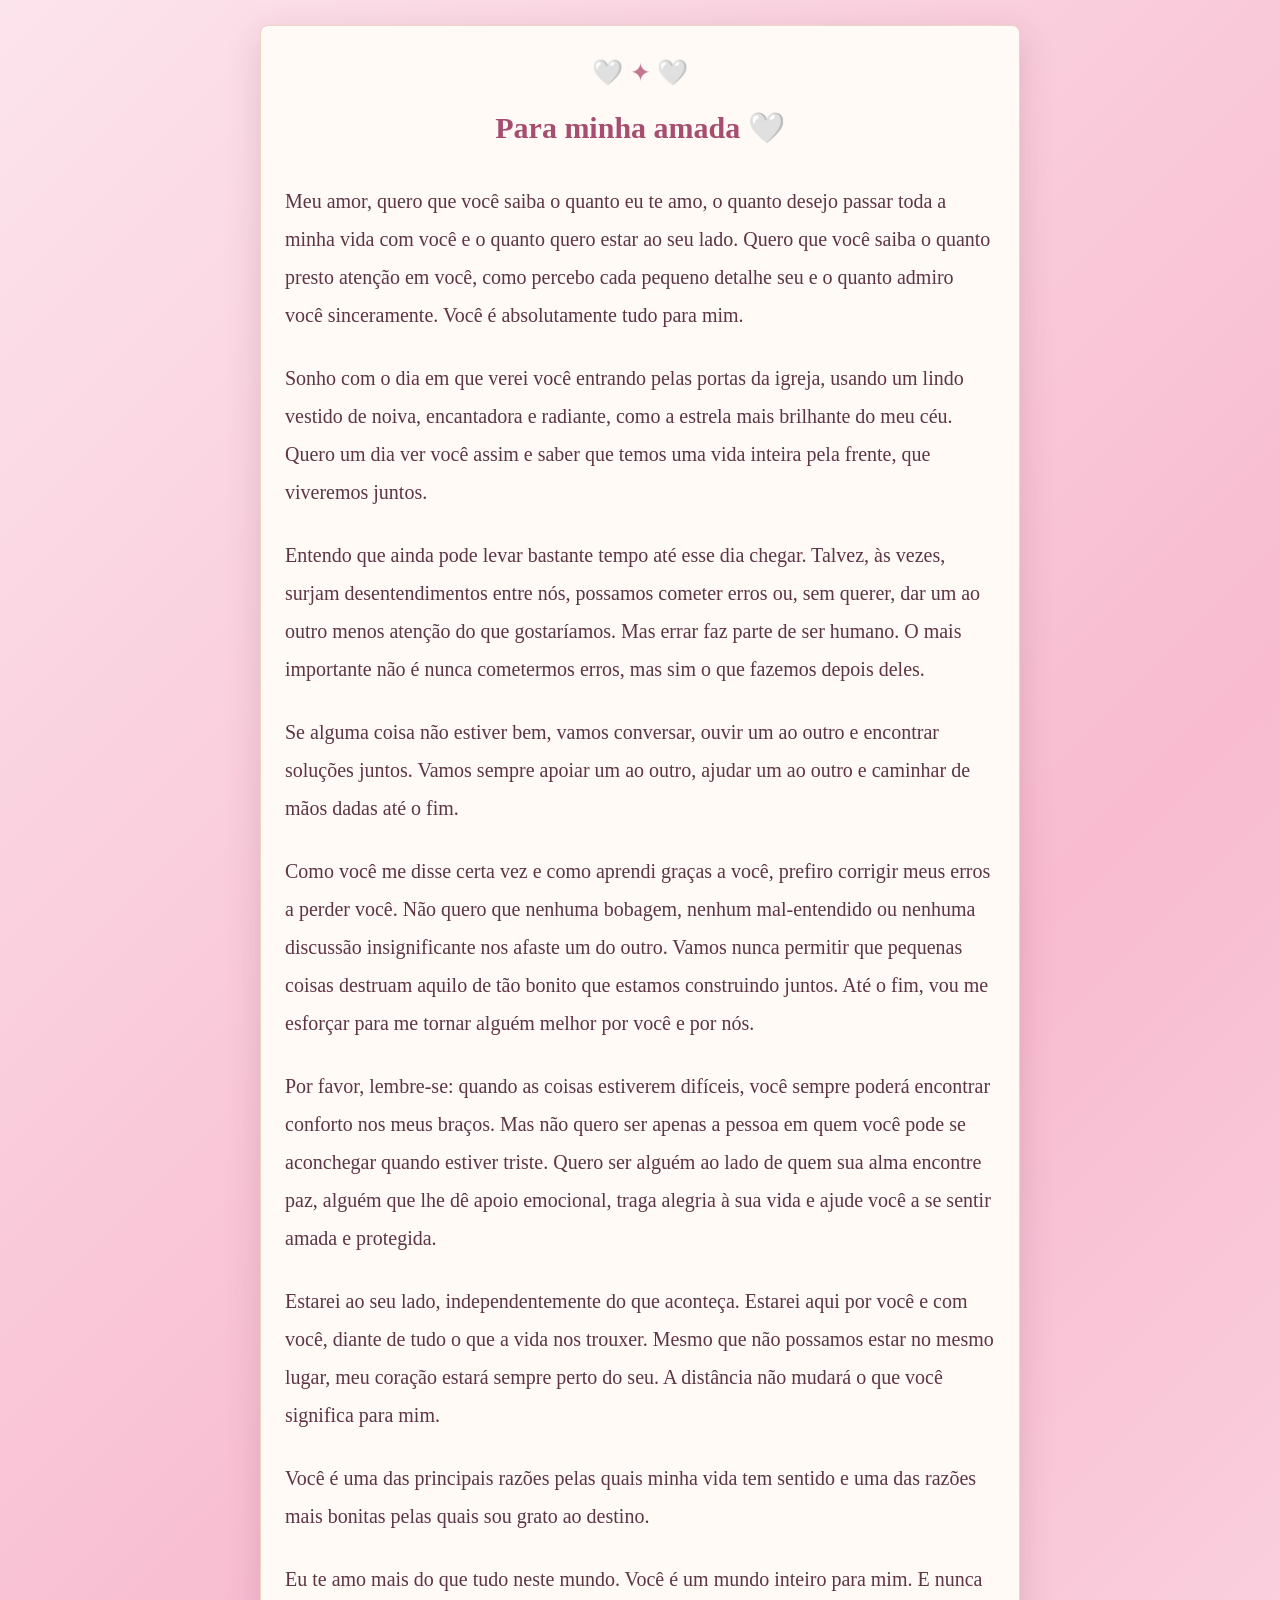
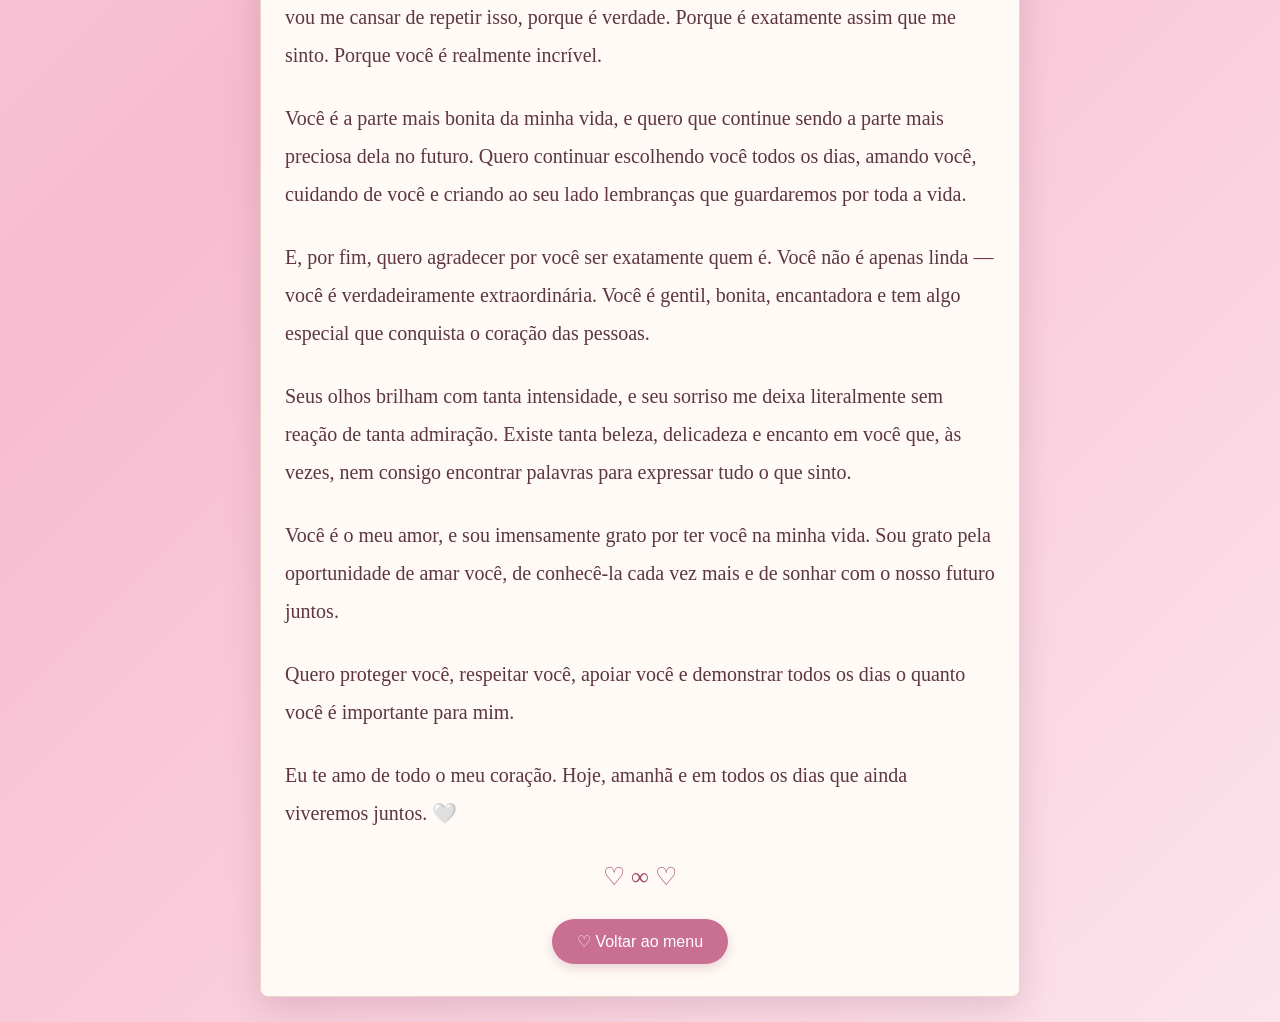
<file: traducao.html>
<!DOCTYPE html>
<html lang="pt-BR">
<head>
    <meta charset="UTF-8">
    <meta name="viewport" content="width=device-width, initial-scale=1.0">
    <title>Para minha amada 🤍</title>

    <style>
        * {
            margin: 0;
            padding: 0;
            box-sizing: border-box;
        }

        body {
            min-height: 100vh;
            padding: 25px 14px;
            background: linear-gradient(
                135deg,
                #fce4ec,
                #f8bbd0,
                #fce4ec
            );
            font-family: Georgia, "Times New Roman", serif;
            color: #5d3545;
        }

        .carta {
            width: 100%;
            max-width: 760px;
            margin: 0 auto;
            padding: 32px 24px;
            background: #fffaf5;
            border: 1px solid #ead5c8;
            border-radius: 8px;
            box-shadow: 0 10px 35px rgba(105, 50, 70, 0.18);
        }

        .detalhe {
            text-align: center;
            color: #c47791;
            font-size: 25px;
            margin-bottom: 18px;
        }

        h1 {
            text-align: center;
            font-size: 30px;
            line-height: 1.5;
            color: #a64d70;
            margin-bottom: 32px;
        }

        p {
            font-size: 20px;
            line-height: 1.9;
            margin-bottom: 25px;
            text-align: left;
            overflow-wrap: break-word;
        }

        .final {
            text-align: center;
            color: #a64d70;
            font-size: 25px;
            margin-top: 30px;
            margin-bottom: 10px;
        }

        .voltar {
            display: block;
            width: fit-content;
            margin: 28px auto 0;
            padding: 13px 25px;
            background: #c96f91;
            color: white;
            text-decoration: none;
            font-family: Arial, sans-serif;
            font-size: 16px;
            border-radius: 25px;
            box-shadow: 0 4px 12px rgba(150, 65, 95, 0.2);
            transition: 0.2s;
        }

        .voltar:hover {
            background: #b9587c;
            transform: translateY(-2px);
        }

        @media (max-width: 400px) {
            body {
                padding: 15px 10px;
            }

            .carta {
                padding: 25px 17px;
            }

            h1 {
                font-size: 27px;
            }

            p {
                font-size: 19px;
                line-height: 1.9;
                margin-bottom: 23px;
            }
        }
    </style>
</head>

<body>

    <main class="carta">

        <div class="detalhe">🤍 ✦ 🤍</div>

        <h1>Para minha amada 🤍</h1>

        <p>
            Meu amor, quero que você saiba o quanto eu te amo, o quanto desejo passar toda a minha vida com você e o quanto quero estar ao seu lado. Quero que você saiba o quanto presto atenção em você, como percebo cada pequeno detalhe seu e o quanto admiro você sinceramente. Você é absolutamente tudo para mim.
        </p>

        <p>
            Sonho com o dia em que verei você entrando pelas portas da igreja, usando um lindo vestido de noiva, encantadora e radiante, como a estrela mais brilhante do meu céu. Quero um dia ver você assim e saber que temos uma vida inteira pela frente, que viveremos juntos.
        </p>

        <p>
            Entendo que ainda pode levar bastante tempo até esse dia chegar. Talvez, às vezes, surjam desentendimentos entre nós, possamos cometer erros ou, sem querer, dar um ao outro menos atenção do que gostaríamos. Mas errar faz parte de ser humano. O mais importante não é nunca cometermos erros, mas sim o que fazemos depois deles.
        </p>

        <p>
            Se alguma coisa não estiver bem, vamos conversar, ouvir um ao outro e encontrar soluções juntos. Vamos sempre apoiar um ao outro, ajudar um ao outro e caminhar de mãos dadas até o fim.
        </p>

        <p>
            Como você me disse certa vez e como aprendi graças a você, prefiro corrigir meus erros a perder você. Não quero que nenhuma bobagem, nenhum mal-entendido ou nenhuma discussão insignificante nos afaste um do outro. Vamos nunca permitir que pequenas coisas destruam aquilo de tão bonito que estamos construindo juntos. Até o fim, vou me esforçar para me tornar alguém melhor por você e por nós.
        </p>

        <p>
            Por favor, lembre-se: quando as coisas estiverem difíceis, você sempre poderá encontrar conforto nos meus braços. Mas não quero ser apenas a pessoa em quem você pode se aconchegar quando estiver triste. Quero ser alguém ao lado de quem sua alma encontre paz, alguém que lhe dê apoio emocional, traga alegria à sua vida e ajude você a se sentir amada e protegida.
        </p>

        <p>
            Estarei ao seu lado, independentemente do que aconteça. Estarei aqui por você e com você, diante de tudo o que a vida nos trouxer. Mesmo que não possamos estar no mesmo lugar, meu coração estará sempre perto do seu. A distância não mudará o que você significa para mim.
        </p>

        <p>
            Você é uma das principais razões pelas quais minha vida tem sentido e uma das razões mais bonitas pelas quais sou grato ao destino.
        </p>

        <p>
            Eu te amo mais do que tudo neste mundo. Você é um mundo inteiro para mim. E nunca vou me cansar de repetir isso, porque é verdade. Porque é exatamente assim que me sinto. Porque você é realmente incrível.
        </p>

        <p>
            Você é a parte mais bonita da minha vida, e quero que continue sendo a parte mais preciosa dela no futuro. Quero continuar escolhendo você todos os dias, amando você, cuidando de você e criando ao seu lado lembranças que guardaremos por toda a vida.
        </p>

        <p>
            E, por fim, quero agradecer por você ser exatamente quem é. Você não é apenas linda — você é verdadeiramente extraordinária. Você é gentil, bonita, encantadora e tem algo especial que conquista o coração das pessoas.
        </p>

        <p>
            Seus olhos brilham com tanta intensidade, e seu sorriso me deixa literalmente sem reação de tanta admiração. Existe tanta beleza, delicadeza e encanto em você que, às vezes, nem consigo encontrar palavras para expressar tudo o que sinto.
        </p>

        <p>
            Você é o meu amor, e sou imensamente grato por ter você na minha vida. Sou grato pela oportunidade de amar você, de conhecê-la cada vez mais e de sonhar com o nosso futuro juntos.
        </p>

        <p>
            Quero proteger você, respeitar você, apoiar você e demonstrar todos os dias o quanto você é importante para mim.
        </p>

        <p>
            Eu te amo de todo o meu coração. Hoje, amanhã e em todos os dias que ainda viveremos juntos. 🤍
        </p>

        <div class="detalhe final">♡ ∞ ♡</div>

        <a class="voltar" href="inicio.html">♡ Voltar ao menu</a>

    </main>

</body>
</html>
</file>
